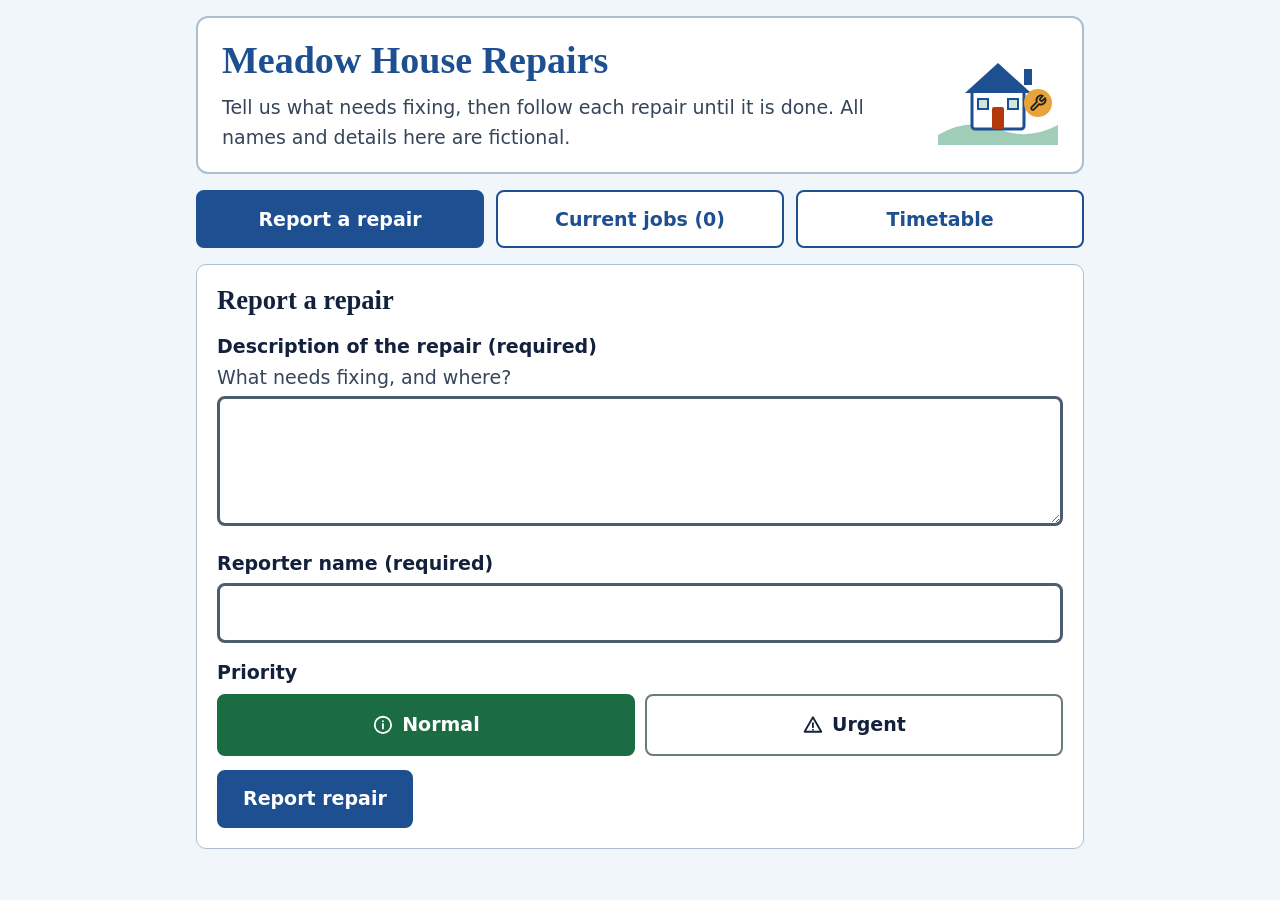
<file: index (11).html>
<!DOCTYPE html>
<html lang="en">
<head>
<meta charset="UTF-8">
<meta name="viewport" content="width=device-width, initial-scale=1">
<title>Meadow House Repairs</title>
<style>
  :root {
    --page: #f1f6fb;
    --card: #ffffff;
    --ink: #14213d;
    --muted: #364559;
    --line: #aebdcf;
    --green: #1d4f91;
    --green-dark: #163d70;
    --error: #a1160c;
    --error-bg: #fdeceb;
    --focus: #14213d;
    --serif: "Iowan Old Style", "Palatino Linotype", Palatino, Georgia, serif;
    --sans: system-ui, -apple-system, "Segoe UI", Roboto, Arial, sans-serif;
  }
  * { box-sizing: border-box; }
  html { -webkit-text-size-adjust: 100%; font-size: 118.75%; }
  body {
    margin: 0; background: var(--page); color: var(--ink);
    font: 1rem/1.6 var(--sans); overflow-wrap: anywhere;
  }
  .wrap { max-width: 920px; margin: 0 auto; padding: 0 16px 48px; }
  header { margin-top: 16px; padding: 20px 24px; background: #fff; border: 2px solid var(--line); border-radius: 12px; }
  h1 { color: var(--green); }
  #status-message { font-size: 1.1rem; }
  h1, h2, h3 { font-family: var(--serif); line-height: 1.2; margin: 0; }
  h1 { font-size: 2rem; }
  h2 { font-size: 1.4rem; margin-bottom: 12px; }
  h3 { font-size: 1.3rem; }
  .job h4 { font-family: var(--serif); font-size: 1.2rem; line-height: 1.2; margin: 0; }
  h5 { font-size: 1rem; margin: 16px 0 6px; }
  header p { margin: 8px 0 0; color: var(--muted); max-width: 60ch; }

  /* Status banner: sticky so confirmations are always in view */
  #status-message {
    position: sticky; top: 0; z-index: 10; margin: 12px 0;
    padding: 12px 14px; border-radius: 8px; border: 2px solid transparent; font-weight: 600;
  }
  #status-message:empty { display: none; }
  #status-message.status-ok { background: #dff2e8; color: #0b3d2a; border-color: #2e7d5b; }
  #status-message.status-error { background: var(--error-bg); color: var(--error); border-color: var(--error); }

  .panel { background: var(--card); border: 1px solid var(--line); border-radius: 10px; padding: 20px; margin-top: 16px; }

  label { display: block; font-weight: 600; margin: 14px 0 4px; }
  .hint { display: block; font-weight: 400; color: var(--muted); font-size: 1rem; }
  input, textarea, select {
    width: 100%; font: inherit; color: var(--ink); background: #fff;
    border: 3px solid #4d5d70; border-radius: 8px; padding: 12px 14px; min-height: 58px;
  }
  textarea { min-height: 130px; resize: vertical; }
  [aria-invalid="true"] { border-color: var(--error); background: var(--error-bg); }
  .error { color: var(--error); font-weight: 600; font-size: 1rem; margin: 6px 0 0; }
  .error:empty { display: none; }

  button {
    font: inherit; font-weight: 700; min-height: 58px; padding: 10px 24px; border-radius: 8px;
    border: 2px solid var(--green); background: var(--green); color: #fff; cursor: pointer; margin-top: 14px;
  }
  button:hover { background: var(--green-dark); border-color: var(--green-dark); }
  button.secondary { background: #fff; color: var(--green); }
  button.secondary:hover { background: #e1ecf9; }
  :focus-visible { outline: 4px solid var(--focus); outline-offset: 3px; box-shadow: 0 0 0 8px #ffd166; }

  main { display: grid; grid-template-columns: minmax(0, 1fr); gap: 40px; align-items: start; margin-top: 16px; }
  main .panel { margin-top: 0; }
  #job-list h3 { margin: 22px 0 0; }
  #job-list h3:first-of-type { margin-top: 4px; }
  .sr-only { position: absolute; width: 1px; height: 1px; margin: -1px; padding: 0; overflow: hidden; clip: rect(0,0,0,0); white-space: nowrap; border: 0; }

  header { display: flex; align-items: center; justify-content: space-between; gap: 16px; }
  .hero { flex: 0 0 auto; width: 120px; height: auto; }
  fieldset.prio { border: 0; padding: 0; margin: 14px 0 0; min-width: 0; }
  fieldset.prio legend { font-weight: 600; padding: 0; margin-bottom: 6px; }
  .prio-row { position: relative; display: grid; grid-template-columns: 1fr 1fr; gap: 10px; }
  .prio-row input { position: absolute; opacity: 0; width: 1px; height: 1px; }
  .prio-row label { display: flex; align-items: center; justify-content: center; gap: 8px; margin: 0; min-height: 62px; padding: 8px 12px;
    border: 2px solid #6b7b75; border-radius: 8px; background: #fff; cursor: pointer; font-weight: 700; transition: background .2s, color .2s, border-color .2s, transform .1s; }
  .prio-row label:active { transform: scale(.97); }
  .prio-row input:focus-visible + label { outline: 4px solid var(--focus); outline-offset: 3px; box-shadow: 0 0 0 8px #ffd166; }
  .prio-row input[value="Normal"]:checked + label { background: #1b6b43; border-color: #1b6b43; color: #fff; }
  .prio-row input[value="Urgent"]:checked + label { background: #b3380a; border-color: #b3380a; color: #fff; }
  .ico { width: 1.15em; height: 1.15em; flex: 0 0 auto; }
  .badge { display: inline-flex; align-items: center; gap: 5px; }
  #priority-hint { margin: 8px 0 0; padding: 8px 12px; border-radius: 6px; background: #fff1e6; color: #7a2a05; border: 2px solid #b3380a; font-size: 1rem; }
  #priority-hint:empty { display: none; }
  .empty { display: flex; align-items: center; gap: 10px; }
  @keyframes pop { from { transform: translateY(-8px); opacity: 0; } to { transform: none; opacity: 1; } }
  @keyframes glow { from { box-shadow: 0 0 0 5px rgba(29,79,145,.5); } to { box-shadow: 0 0 0 0 rgba(29,79,145,0); } }
  .job.fresh { animation: glow 1.4s ease-out; }
  #status-message { animation: pop .25s ease-out; }
  button { transition: background .15s, transform .1s; }
  button:active { transform: scale(.97); }
  @media (prefers-reduced-motion: reduce) { *, *::before, *::after { animation: none !important; transition: none !important; } }

  #job-list h3 { padding-bottom: 6px; border-bottom: 3px solid var(--line); }
  #urgent-heading { border-bottom-color: #b3380a; }
  #normal-heading { border-bottom-color: #1b6b43; }
  #progress-heading { border-bottom-color: #b57b00; }
  #completed-heading { border-bottom-color: #2e7d5b; }

  [hidden] { display: none !important; }
  nav.views { display: grid; grid-template-columns: repeat(auto-fit, minmax(170px, 1fr)); gap: 12px; margin-top: 16px; }
  nav.views button { margin: 0; background: #fff; color: var(--green); }
  nav.views button:hover { background: #e1ecf9; }
  nav.views button[aria-current="page"] { background: var(--green); color: #fff; }
  nav.views button[aria-current="page"]:hover { background: var(--green-dark); }

  .estimate { margin-top: 14px; padding: 12px 14px; background: #eef4fb; border: 2px solid var(--line); border-radius: 8px; }
  .estimate h5 { display: flex; align-items: center; gap: 8px; margin: 0 0 4px; }
  .estimate dl { margin: 6px 0 0; }
  .est-note { margin: 8px 0 0; color: var(--muted); }

  #timetable h3 { margin: 26px 0 0; padding-bottom: 6px; border-bottom: 3px solid var(--green); }
  #timetable h4 { margin: 20px 0 4px; font-size: 1.15rem; }
  .tt-list { list-style: none; margin: 0; padding: 0; }
  .tt-row { display: grid; grid-template-columns: 8rem minmax(0, 1fr); gap: 4px 16px; margin-top: 10px; padding: 12px 14px; background: #fff; border: 2px solid var(--line); border-radius: 8px; }
  .tt-row p { margin: 0 0 3px; white-space: pre-wrap; }
  .tt-time, .tt-strong { font-weight: 700; }
  .tt-desc { color: var(--muted); }
  @media (max-width: 480px) { .tt-row { grid-template-columns: minmax(0, 1fr); } }

  /* Jobs */
  .job {
    background: var(--card); border: 1px solid var(--line); border-left: 8px solid #3d5f95;
    border-radius: 10px; padding: 18px 20px; margin-top: 16px;
  }
  .job.s-progress { border-left-color: #b57b00; }
  .job.s-completed { border-left-color: #2e7d5b; }
  .job-head { display: flex; flex-wrap: wrap; gap: 8px 10px; align-items: center; justify-content: space-between; }
  .badges { display: flex; flex-wrap: wrap; gap: 8px; }
  .badge { font-size: 1rem; font-weight: 700; padding: 4px 12px; border-radius: 999px; border: 1px solid currentColor; }
  .b-new { background: #e4ecf7; color: #1c3c6e; }
  .b-progress { background: #fff1cf; color: #5c3d00; }
  .b-completed { background: #dff2e8; color: #0e4a2e; }
  .b-normal { background: #f0f2f1; color: #33403b; }
  .b-urgent { background: var(--error-bg); color: #8a130a; }

  dl { margin: 12px 0 0; display: grid; grid-template-columns: max-content 1fr; gap: 6px 14px; }
  dt { font-weight: 600; color: var(--muted); }
  dd { margin: 0; white-space: pre-wrap; }
  .note-box { margin-top: 12px; padding: 10px 12px; background: #eef4fb; border-radius: 6px; white-space: pre-wrap; }
  .note-box strong { display: block; font-size: 1rem; color: var(--muted); }
  .done-box { background: #e9f6ef; border: 1px solid #2e7d5b; }

  ol.history { list-style: none; margin: 0; padding: 0; border-left: 3px solid var(--line); }
  ol.history li { padding: 4px 0 10px 14px; white-space: pre-wrap; }
  ol.history .when { display: block; font-size: 1rem; color: var(--muted); }
  .actions { border-top: 1px solid var(--line); margin-top: 16px; padding-top: 4px; }
  .empty { color: var(--muted); margin-top: 16px; }

  @media (max-width: 860px) { main { grid-template-columns: minmax(0, 1fr); } }

  @media (max-width: 480px) {
    h1 { font-size: 1.6rem; }
    .hero { width: 68px; }
    header { padding: 14px; }
    .panel, .job { padding: 14px; }
    dl { grid-template-columns: 1fr; gap: 0; }
    dd { margin-bottom: 8px; }
    button { width: 100%; }
  }
</style>
</head>
<body>
<div class="wrap">
  <header>
    <div>
    <h1>Meadow House Repairs</h1>
    <p>Tell us what needs fixing, then follow each repair until it is done. All names and details here are fictional.</p>
    </div>
    <svg class="hero" viewBox="0 0 120 100" aria-hidden="true" focusable="false">
      <path d="M0 90 Q30 72 60 84 T120 80 V100 H0z" fill="#9fcdb8"/>
      <rect x="86" y="24" width="8" height="16" fill="#1d4f91"/>
      <rect x="34" y="44" width="52" height="40" rx="3" fill="#fff" stroke="#1d4f91" stroke-width="3"/>
      <path d="M27 48 L60 18 L93 48z" fill="#1d4f91"/>
      <rect x="54" y="62" width="12" height="22" rx="2" fill="#b3380a"/>
      <rect x="40" y="54" width="10" height="10" fill="#cfe6dc" stroke="#1d4f91" stroke-width="2"/>
      <rect x="70" y="54" width="10" height="10" fill="#cfe6dc" stroke="#1d4f91" stroke-width="2"/>
      <circle cx="100" cy="58" r="14" fill="#e8a33d"/>
      <g transform="translate(91 49) scale(.75)" fill="none" stroke="#18221f" stroke-width="2.4" stroke-linecap="round" stroke-linejoin="round"><path d="M14.7 6.3a1 1 0 0 0 0 1.4l1.6 1.6a1 1 0 0 0 1.4 0l3.77-3.77a6 6 0 0 1-7.94 7.94l-6.91 6.91a2.12 2.12 0 0 1-3-3l6.91-6.91a6 6 0 0 1 7.94-7.94l-3.76 3.76z"/></g>
    </svg>
  </header>
  <noscript><p class="error" style="display:block">This app needs JavaScript turned on to work.</p></noscript>

  <nav class="views" aria-label="Choose a page">
    <button type="button" id="nav-report" aria-current="page">Report a repair</button>
    <button type="button" id="nav-jobs">Current jobs<span id="nav-count"></span></button>
    <button type="button" id="nav-timetable">Timetable</button>
  </nav>

  <div id="status-message" role="status" aria-live="polite" tabindex="-1"></div>

  <main>
    <section id="report-form" class="panel" aria-labelledby="report-heading">
      <h2 id="report-heading">Report a repair</h2>
      <form id="repair-form" novalidate>
        <label for="description">Description of the repair (required)
          <span class="hint">What needs fixing, and where?</span></label>
        <textarea id="description" name="description" aria-describedby="description-error" aria-required="true" autocomplete="off"></textarea>
        <p class="error" id="description-error"></p>

        <label for="reporter">Reporter name (required)</label>
        <input id="reporter" name="reporter" type="text" aria-describedby="reporter-error" aria-required="true" autocomplete="off">
        <p class="error" id="reporter-error"></p>

        <fieldset class="prio">
          <legend>Priority</legend>
          <div class="prio-row">
            <input type="radio" id="prio-normal" name="priority" value="Normal" checked>
            <label for="prio-normal"><svg class="ico" viewBox="0 0 24 24" aria-hidden="true" focusable="false" fill="none" stroke="currentColor" stroke-width="2" stroke-linecap="round" stroke-linejoin="round"><path d="M12 3a9 9 0 1 0 0 18a9 9 0 1 0 0-18z"/><path d="M12 11v5"/><path d="M12 7.8v.1"/></svg>Normal</label>
            <input type="radio" id="prio-urgent" name="priority" value="Urgent">
            <label for="prio-urgent"><svg class="ico" viewBox="0 0 24 24" aria-hidden="true" focusable="false" fill="none" stroke="currentColor" stroke-width="2" stroke-linecap="round" stroke-linejoin="round"><path d="M12 3.5L2.8 19.5h18.4z"/><path d="M12 10v4.5"/><path d="M12 17.2v.1"/></svg>Urgent</label>
          </div>
          <p id="priority-hint" aria-live="polite"></p>
        </fieldset>

        <button type="submit">Report repair</button>
      </form>
    </section>

    <section id="job-list" aria-labelledby="jobs-heading">
      <h2 id="jobs-heading" style="margin-top:0">Repair jobs <span id="job-count" class="hint" style="display:inline"></span></h2>
      <p id="job-summary" class="hint" style="margin:-4px 0 0"></p>
      <h3 id="urgent-heading">Urgent priority <span id="urgent-count" class="hint" style="display:inline"></span></h3>
      <div id="job-urgent" role="group" aria-labelledby="urgent-heading"></div>
      <h3 id="normal-heading">Normal priority <span id="normal-count" class="hint" style="display:inline"></span></h3>
      <div id="job-normal" role="group" aria-labelledby="normal-heading"></div>
      <h3 id="progress-heading">In progress <span id="progress-count" class="hint" style="display:inline"></span></h3>
      <div id="job-progress" role="group" aria-labelledby="progress-heading"></div>
      <h3 id="completed-heading">Completed repairs <span id="done-count" class="hint" style="display:inline"></span></h3>
      <div id="job-done" aria-labelledby="completed-heading" role="group"></div>
    </section>
    <section id="timetable" hidden aria-labelledby="timetable-heading">
      <h2 id="timetable-heading">Timetable</h2>
      <p class="hint">Every date and time for each job, and when open jobs are expected to finish.</p>
      <h3 id="tt-open-heading">Open jobs and expected finish</h3>
      <div id="tt-open"></div>
      <h3 id="tt-log-heading">Day-by-day log</h3>
      <div id="tt-log"></div>
    </section>
  </main>
</div>

<script>
(function () {
  'use strict';

  var KEY = 'meadowHouseRepairs.v1';
  var HOUSE = 'Meadow House';
  var jobs = load();

  /* ---------- storage ---------- */
  function load() {
    try {
      var raw = localStorage.getItem(KEY);
      var data = raw ? JSON.parse(raw) : [];
      if (!Array.isArray(data)) return [];
      return data.filter(function (j) { return j && typeof j === 'object' && j.id; }).map(function (j) {
        j.description = String(j.description || '');
        j.reporter = String(j.reporter || '');
        j.house = HOUSE;
        j.priority = j.priority === 'Urgent' ? 'Urgent' : 'Normal';
        j.status = ['New', 'In Progress', 'Completed'].indexOf(j.status) > -1 ? j.status : 'New';
        j.latestNote = String(j.latestNote || '');
        j.completionNote = String(j.completionNote || '');
        j.history = Array.isArray(j.history) ? j.history : [];
        if (!j.estimate || j.estimate.v !== 2) j.estimate = estimateRepair(j.description);
        return j;
      });
    } catch (e) { return []; }
  }
  function save() {
    try { localStorage.setItem(KEY, JSON.stringify(jobs)); return true; }
    catch (e) { announce('Your browser could not save this change. Check that storage is allowed.', true); return false; }
  }

  /* ---------- helpers ---------- */
  function $(id) { return document.getElementById(id); }

  // Build elements with textContent only, so typed text is never read as HTML.
  function el(tag, props, text) {
    var node = document.createElement(tag);
    if (props) Object.keys(props).forEach(function (k) { node.setAttribute(k, props[k]); });
    if (text !== undefined) node.textContent = text;
    return node;
  }

  function announce(message, isError) {
    var box = $('status-message');
    box.textContent = '';
    setTimeout(function () {
      box.textContent = message;
      box.className = isError ? 'status-error' : 'status-ok';
    }, 40);
  }

  function fmt(iso) {
    return new Date(iso).toLocaleString('en-GB', {
      day: 'numeric', month: 'short', year: 'numeric',
      hour: '2-digit', minute: '2-digit', second: '2-digit'
    });
  }

  function nextId() {
    var max = 0;
    jobs.forEach(function (j) {
      var n = parseInt(String(j.id).replace(/\D/g, ''), 10);
      if (n > max) max = n;
    });
    return 'MH-' + String(max + 1).padStart(4, '0');
  }

  function findJob(id) {
    for (var i = 0; i < jobs.length; i++) if (jobs[i].id === id) return jobs[i];
    return null;
  }

  var ICONS = {
    clock: ['M12 3a9 9 0 1 0 0 18a9 9 0 1 0 0-18z', 'M12 7v5l3 2'],
    flag: ['M4 15s1-1 4-1 5 2 8 2 4-1 4-1V3s-1 1-4 1-5-2-8-2-4 1-4 1z', 'M4 22v-7'],
    tool: ['M14.7 6.3a1 1 0 0 0 0 1.4l1.6 1.6a1 1 0 0 0 1.4 0l3.77-3.77a6 6 0 0 1-7.94 7.94l-6.91 6.91a2.12 2.12 0 0 1-3-3l6.91-6.91a6 6 0 0 1 7.94-7.94l-3.76 3.76z'],
    check: ['M12 3a9 9 0 1 0 0 18a9 9 0 1 0 0-18z', 'M8 12.5l3 3 5-6'],
    alert: ['M12 3.5L2.8 19.5h18.4z', 'M12 10v4.5', 'M12 17.2v.1'],
    info: ['M12 3a9 9 0 1 0 0 18a9 9 0 1 0 0-18z', 'M12 11v5', 'M12 7.8v.1']
  };
  function icon(name) {
    var NS = 'http://www.w3.org/2000/svg', svg = document.createElementNS(NS, 'svg');
    svg.setAttribute('viewBox', '0 0 24 24'); svg.setAttribute('class', 'ico'); svg.setAttribute('aria-hidden', 'true');
    svg.setAttribute('fill', 'none'); svg.setAttribute('stroke', 'currentColor'); svg.setAttribute('stroke-width', '2');
    svg.setAttribute('stroke-linecap', 'round'); svg.setAttribute('stroke-linejoin', 'round');
    ICONS[name].forEach(function (d) { var path = document.createElementNS(NS, 'path'); path.setAttribute('d', d); svg.appendChild(path); });
    return svg;
  }
  function badge(cls, text, ic) {
    var b = el('span', { 'class': 'badge ' + cls });
    b.appendChild(icon(ic)); b.appendChild(document.createTextNode(text));
    return b;
  }
  function emptyMsg(ic, text) {
    var p = el('p', { 'class': 'empty' });
    p.appendChild(icon(ic)); p.appendChild(document.createTextNode(text));
    return p;
  }

  function fmtDur(a, b) { return b <= 90 ? a + ' to ' + b + ' minutes' : (a / 60) + ' to ' + (b / 60) + ' hours'; }

  // Estimates come from every matching rule: longest time, most people, and all the equipment (no AI service needed).
  function estimateRepair(text) {
    // [pattern, min minutes, max minutes, people, equipment]
    var NOT_PLUMBING = '(?![\\s\\S]*\\b(gas|burst|flood\\w*|taps?|toilets?|sinks?|basins?|showers?|baths?|drain\\w*)\\b)';
    var R = [
      [/\bgas\b|carbon monoxide/i, 60, 120, 2, ['Gas leak detector', 'Approved gas engineer (a legal requirement)', 'Isolation valve key', 'Warning signs and ventilation fans']],
      [/\b(smoke|fire|alarms?|sprinklers?)\b/i, 60, 180, 2, ['Alarm test kit', 'Stepladder', 'Spare smoke detectors and batteries', 'Fire safety checklist']],
      [/\b(burst|flood\w*)\b/i, 120, 240, 2, ['Pipe repair clamps', 'Stop valve key', 'Wet vacuum', 'Mops, buckets and warning signs']],
      [/\btaps?\b/i, 30, 60, 1, ['Replacement washers or cartridge', 'Adjustable spanner', 'Isolation valve key']],
      [/\b(toilets?|sinks?|basins?|drain\w*|blocked)\b/i, 60, 120, 1, ['Plunger', 'Drain rods', 'Spanners', 'Spare washers and seals']],
      [/\b(showers?|baths?)\b/i, 60, 120, 1, ['Replacement shower hose or cartridge', 'Spanners', 'Sealant and gun']],
      [new RegExp('^' + NOT_PLUMBING + '[\\s\\S]*\\b(leak\\w*|water|damp|mould)\\b', 'i'), 120, 240, 2, ['Moisture meter', 'Sealant or pipe repair kit', 'Dehumidifier', 'Protective mask']],
      [/\b(power|wires?|wiring|sparks?|sparking|shock|fuse)\b/i, 120, 180, 2, ['Electrician\u2019s tool kit', 'Voltage tester', 'Spare fuses or circuit breaker', 'Torch']],
      [/\b(sockets?|plugs?)\b/i, 60, 120, 1, ['Replacement socket', 'Screwdrivers', 'Voltage tester']],
      [/\bflicker\w*/i, 45, 90, 1, ['Replacement bulbs', 'Voltage tester', 'Spare light fitting', 'Stepladder']],
      [/\b(lights?|bulbs?|lamps?|lighting)\b/i, 30, 60, 1, ['Replacement bulbs', 'Stepladder']],
      [/\bboiler\b/i, 120, 240, 2, ['Pressure gauge', 'Boiler service kit', 'Replacement parts', 'Approved heating engineer']],
      [/\bradiators?\b/i, 60, 120, 1, ['Radiator key', 'Bowl and towels', 'Replacement valve']],
      [/\b(heating|hot water)\b/i, 120, 240, 2, ['Thermostat tester', 'Pipe wrenches', 'Replacement valves']],
      [/\b(locks?|keys?)\b/i, 60, 120, 1, ['Replacement lock cylinder', 'Screwdrivers', 'Drill', 'Spare keys']],
      [/\b(doors?|hinges?|handles?)\b/i, 60, 120, 1, ['Replacement hinges or handle', 'Screwdrivers', 'Wood plane']],
      [/\bwindows?\b/i, 120, 180, 2, ['Replacement seals or glass', 'Glazing tools', 'Safety gloves']],
      [/\bfenc\w*|\bpanels?\b/i, 180, 300, 2, ['Replacement fence panels', 'Fence posts and post mix', 'Drill and screws', 'Spirit level', 'Gloves']],
      [/\bgates?\b/i, 60, 120, 1, ['Replacement hinges and latch', 'Drill and screws', 'Spirit level']],
      [/\b(paths?|paving|slabs?)\b/i, 120, 240, 2, ['Replacement paving slabs', 'Sand and cement', 'Rubber mallet', 'Spirit level']],
      [/\bcarpets?\b/i, 60, 120, 1, ['Carpet gripper rods or tape', 'Carpet knife', 'Knee pads']],
      [/\b(tiles?|floor\w*|trip|slip)\b/i, 60, 180, 1, ['Spare tiles', 'Tile adhesive and grout', 'Warning signs']],
      [/\b(stairs?|handrails?|grab rails?)\b/i, 60, 120, 1, ['Replacement brackets', 'Drill and wall plugs', 'Spirit level']],
      [/\b(roof|gutters?)\b/i, 180, 360, 2, ['Roofing ladder', 'Roof sealant', 'Spare tiles', 'Safety harness']],
      [/\b(ceilings?|walls?|paint\w*|plaster\w*)\b/i, 180, 360, 2, ['Stepladder', 'Filler and paint', 'Dust sheets']],
      [/\b(lifts?|stairlifts?|hoists?)\b/i, 120, 240, 2, ['Specialist engineer\u2019s tools', 'Inspection torch', 'Spare parts']],
      [/\b(call bells?|nurse call|pull cords?)\b/i, 60, 120, 1, ['Call system tester', 'Spare pull cords', 'Replacement unit']],
      [/\b(wheelchairs?|walkers?|walking frames?)\b/i, 30, 90, 1, ['Spare wheels and brake cables', 'Spanners', 'Puncture repair kit']],
      [/\b(beds?|chairs?|wardrobes?|furniture|tables?|cupboards?)\b/i, 30, 90, 1, ['Screwdriver set', 'Spare bolts and fittings']]
    ];
    var hit = R.filter(function (r) { return r[0].test(text); });
    if (!hit.length) return { v: 2, time: '1 to 2 hours', minMinutes: 60, maxMinutes: 120, people: 1, equipment: ['General toolkit', 'Torch'] };
    var min = 0, max = 0, people = 1, gear = [];
    hit.forEach(function (r) {
      if (r[2] > max) { max = r[2]; min = r[1]; }
      if (r[3] > people) people = r[3];
      r[4].forEach(function (g) { if (gear.indexOf(g) < 0) gear.push(g); });
    });
    return { v: 2, time: fmtDur(min, max), minMinutes: min, maxMinutes: max, people: people, equipment: gear.slice(0, 7) };
  }

  // Serious-problem detection: plain keyword matching, so no API or account is needed.
  var SERIOUS = /\b(fire|smoke|smoking|gas leak|leaking gas|gas leaking|gas|boiler|no water|no hot water|lift (?:stuck|broken)|burning smell|gas leak|smell of gas|gas smell|carbon monoxide|flood(?:ed|ing)?|burst pipe|sewage|exposed wires?|sparks?|sparking|electric(?:al)? shock|no heating|no heat|no power|power cut|fire exit|fire alarm|broken lock|won'?t lock|collapsed?|ceiling (?:fell|has fallen)|trip hazard|slip hazard|unsafe|dangerous|hazard|emergency|injur(?:y|ed)|urgent|security risk|locked in|water pouring)\b/i;
  function detectSerious(text) { var m = SERIOUS.exec(text); return m ? m[0] : ''; }

  // prioSource: 'default' (nothing chosen), 'auto' (set by detection), 'user' (person clicked a button; always wins)
  var prioSource = 'default';
  var overriddenFor = ''; // the keyword the person overrode by clicking a button
  function setPriority(value, source, why) {
    $('prio-' + value.toLowerCase()).checked = true;
    prioSource = source;
    $('priority-hint').textContent = source === 'auto'
      ? 'Marked Urgent automatically because the description mentions \u201c' + why + '\u201d. Choose Normal if it is not serious.' : '';
  }

  function applyAutoPriority() {
    var word = detectSerious($('description').value).toLowerCase();
    if (prioSource === 'user' && word === overriddenFor) return; // person already overrode this exact warning
    if (word) setPriority('Urgent', 'auto', word);
    else if (prioSource !== 'user') setPriority('Normal', 'default');
  }

  // Three pages in one file: report form, current jobs, timetable.
  var VIEWS = { report: ['report-form', 'nav-report', 'report-heading'], jobs: ['job-list', 'nav-jobs', 'jobs-heading'], timetable: ['timetable', 'nav-timetable', 'timetable-heading'] };
  function showView(name, moveFocus) {
    if (!VIEWS[name]) name = 'report';
    Object.keys(VIEWS).forEach(function (k) {
      $(VIEWS[k][0]).hidden = k !== name;
      if (k === name) $(VIEWS[k][1]).setAttribute('aria-current', 'page'); else $(VIEWS[k][1]).removeAttribute('aria-current');
    });
    if (moveFocus) { var h = $(VIEWS[name][2]); h.setAttribute('tabindex', '-1'); h.focus(); }
  }
  function viewFromHash() { var n = location.hash.replace('#', ''); return VIEWS[n] ? n : 'report'; }

  // Re-read storage before every change so a second open tab cannot be overwritten.
  function current(id) {
    jobs = load();
    var j = findJob(id);
    if (!j) { renderJobs(); announce('That job could not be found, so the list was refreshed.', true); }
    return j;
  }

  function setError(input, errBox, message) {
    input.setAttribute('aria-invalid', 'true');
    errBox.textContent = message;
  }
  function clearError(input, errBox) {
    input.removeAttribute('aria-invalid');
    errBox.textContent = '';
  }

  function focusJob(id) {
    var card = $('job-' + id);
    if (card) { card.focus(); card.classList.add('fresh'); }
  }

  /* ---------- report form ---------- */
  $('repair-form').addEventListener('submit', function (e) {
    e.preventDefault();
    applyAutoPriority();
    var desc = $('description'), rep = $('reporter'), pri = document.querySelector('input[name="priority"]:checked');
    var d = desc.value.trim(), r = rep.value.trim();
    var firstBad = null;

    if (!d) { setError(desc, $('description-error'), 'Enter a description of the repair. It cannot be blank or only spaces.'); firstBad = firstBad || desc; }
    else clearError(desc, $('description-error'));

    if (!r) { setError(rep, $('reporter-error'), 'Enter the reporter name. It cannot be blank or only spaces.'); firstBad = firstBad || rep; }
    else clearError(rep, $('reporter-error'));

    if (firstBad) {
      announce('Repair not reported. Fix the highlighted field and try again. Your other answers are kept.', true);
      firstBad.focus();
      return;
    }

    jobs = load();
    var now = new Date().toISOString();
    var job = {
      id: nextId(), house: HOUSE, description: d, reporter: r, priority: pri.value,
      status: 'New', createdAt: now, latestNote: '', completionNote: '', estimate: estimateRepair(d),
      history: [{ at: now, label: 'Reported', text: 'Repair reported by ' + r + ' as ' + pri.value + ' priority.' + (prioSource === 'auto' ? ' Flagged Urgent automatically because the description mentions \u201c' + detectSerious(d) + '\u201d.' : '') }]
    };
    jobs.push(job);
    if (!save()) { jobs.pop(); return; }

    $('repair-form').reset();
    setPriority('Normal', 'default');
    overriddenFor = '';
    renderJobs();
    showView('jobs', false);
    try { history.replaceState(null, '', '#jobs'); } catch (e) {}
    announce('Repair reported. ' + job.id + ' is now listed below as a New job (' + job.priority + ' priority).');
    focusJob(job.id);
  });

  /* ---------- job actions ---------- */
  function moveToInProgress(id) {
    var job = current(id); if (!job) return;
    if (job.status !== 'New') { renderJobs(); announce(id + ' has already moved on, so the list was refreshed.', true); return; }
    job.status = 'In Progress';
    job.history.push({ at: new Date().toISOString(), label: 'Moved to In Progress', text: 'Status changed from New to In Progress.' });
    if (!save()) return;
    renderJobs();
    announce(job.id + ' is now In Progress.');
    focusJob(id);
  }

  function saveProgressNote(id, ta, errBox) {
    var job = current(id); if (!job) return;
    if (job.status !== 'In Progress') { renderJobs(); announce(id + ' is not In Progress, so the list was refreshed.', true); return; }
    var text = ta.value.trim();
    if (!text) {
      setError(ta, errBox, 'Enter a progress note. It cannot be blank or only spaces.');
      announce('Progress note not saved for ' + id + '. Enter a note and try again.', true);
      ta.focus(); return;
    }
    job.latestNote = text;
    job.history.push({ at: new Date().toISOString(), label: 'Progress note', text: text });
    if (!save()) return;
    renderJobs();
    announce('Progress note saved for ' + id + '. It now shows as the latest note.');
    focusJob(id);
  }

  function completeJob(id, ta, errBox) {
    var job = current(id); if (!job) return;
    if (job.status === 'Completed') { renderJobs(); announce(id + ' is already Completed, so the list was refreshed.', true); return; }
    var text = ta.value.trim();
    if (!text) {
      setError(ta, errBox, 'Enter a completion note describing what was done. It cannot be blank or only spaces.');
      announce(id + ' was not completed. Its status, notes and history are unchanged.', true);
      ta.focus(); return;
    }
    job.status = 'Completed';
    job.completionNote = text;
    job.history.push({ at: new Date().toISOString(), label: 'Completed', text: text });
    if (!save()) return;
    renderJobs();
    announce(id + ' is now Completed. The completion note is shown on the job.');
    focusJob(id);
  }

  /* ---------- rendering ---------- */
  function noteForm(job, kind) {
    var isDone = kind === 'complete';
    var form = el('form', { novalidate: '' });
    var taId = (isDone ? 'complete-' : 'progress-') + job.id;
    var errId = taId + '-error';
    var lab = el('label', { 'for': taId }, isDone ? 'Completion note' : 'Progress note');
    lab.appendChild(el('span', { 'class': 'sr-only' }, ' for ' + job.id));
    form.appendChild(lab);
    var ta = el('textarea', { id: taId, 'aria-describedby': errId, autocomplete: 'off' });
    var err = el('p', { 'class': 'error', id: errId });
    form.appendChild(ta); form.appendChild(err);
    form.appendChild(el('button', { type: 'submit', 'class': isDone ? '' : 'secondary', 'aria-label': (isDone ? 'Mark completed' : 'Save progress note') + ' for ' + job.id }, isDone ? 'Mark completed' : 'Save progress note'));
    form.addEventListener('submit', function (e) {
      e.preventDefault();
      if (isDone) completeJob(job.id, ta, err); else saveProgressNote(job.id, ta, err);
    });
    ta.addEventListener('input', function () { clearError(ta, err); });
    return form;
  }

  function jobCard(job) {
    var cls = job.status === 'In Progress' ? 's-progress' : job.status === 'Completed' ? 's-completed' : '';
    var badgeCls = job.status === 'In Progress' ? 'b-progress' : job.status === 'Completed' ? 'b-completed' : 'b-new';
    var card = el('article', { 'class': 'job ' + cls, id: 'job-' + job.id, tabindex: '-1', 'aria-labelledby': 'title-' + job.id });

    var head = el('div', { 'class': 'job-head' });
    head.appendChild(el('h4', { id: 'title-' + job.id }, 'Job ' + job.id));
    var badges = el('div', { 'class': 'badges' });
    badges.appendChild(badge(badgeCls, 'Status: ' + job.status, job.status === 'In Progress' ? 'tool' : job.status === 'Completed' ? 'check' : 'flag'));
    badges.appendChild(badge(job.priority === 'Urgent' ? 'b-urgent' : 'b-normal', job.priority + ' priority', job.priority === 'Urgent' ? 'alert' : 'info'));
    head.appendChild(badges);
    card.appendChild(head);

    var dl = el('dl');
    [['Description', job.description], ['Reported by', job.reporter], ['House', job.house], ['Reported on', fmt(job.createdAt)]]
      .forEach(function (p) { dl.appendChild(el('dt', null, p[0])); dl.appendChild(el('dd', null, p[1])); });
    card.appendChild(dl);

    var est = job.estimate || {};
    var estBox = el('div', { 'class': 'estimate' });
    var estHead = el('h5'); estHead.appendChild(icon('clock')); estHead.appendChild(document.createTextNode('Estimate for this job'));
    estBox.appendChild(estHead);
    var estDl = el('dl');
    [['Estimated time', est.time || 'Not estimated'],
     ['People needed', (est.people || 1) + ((est.people || 1) === 1 ? ' person' : ' people')],
     ['Equipment needed', (est.equipment || []).join(', ') || 'Not estimated']]
      .forEach(function (p) { estDl.appendChild(el('dt', null, p[0])); estDl.appendChild(el('dd', null, p[1])); });
    estBox.appendChild(estDl);
    estBox.appendChild(el('p', { 'class': 'est-note' }, 'A guide only, worked out from the description when the repair was reported.'));
    card.appendChild(estBox);

    if (job.latestNote) {
      var ln = el('div', { 'class': 'note-box' }); ln.appendChild(el('strong', null, 'Latest progress note'));
      ln.appendChild(document.createTextNode(job.latestNote)); card.appendChild(ln);
    }
    if (job.status === 'Completed') {
      var cn = el('div', { 'class': 'note-box done-box' }); cn.appendChild(el('strong', null, 'Completion note'));
      cn.appendChild(document.createTextNode(job.completionNote)); card.appendChild(cn);
    }

    card.appendChild(el('h5', null, 'History'));
    var ol = el('ol', { 'class': 'history' });
    job.history.forEach(function (h) {
      var li = el('li');
      li.appendChild(el('span', { 'class': 'when' }, fmt(h.at) + ' \u2013 ' + h.label));
      li.appendChild(document.createTextNode(h.text));
      ol.appendChild(li);
    });
    card.appendChild(ol);

    if (job.status !== 'Completed') {
      var actions = el('div', { 'class': 'actions' });
      if (job.status === 'New') {
        var b = el('button', { type: 'button', 'class': 'secondary', 'aria-label': 'Move to In Progress for ' + job.id }, 'Move to In Progress');
        b.addEventListener('click', function () { moveToInProgress(job.id); });
        actions.appendChild(b);
      } else {
        actions.appendChild(noteForm(job, 'progress'));
      }
      actions.appendChild(noteForm(job, 'complete'));
      card.appendChild(actions);
    }
    return card;
  }

  function ttRow(left, lines) {
    var li = el('li', { 'class': 'tt-row' });
    li.appendChild(el('div', { 'class': 'tt-time' }, left));
    var right = el('div');
    lines.forEach(function (l) { right.appendChild(el('p', { 'class': l[1] }, l[0])); });
    li.appendChild(right);
    return li;
  }
  function startedAt(job) {
    for (var i = 0; i < job.history.length; i++) if (job.history[i].label === 'Moved to In Progress') return job.history[i].at;
    return '';
  }
  function renderTimetable() {
    var open = $('tt-open'), log = $('tt-log');
    open.textContent = ''; log.textContent = '';
    var todo = jobs.filter(function (j) { return j.status !== 'Completed'; }).sort(function (a, b) {
      return (a.priority === 'Urgent' ? 0 : 1) - (b.priority === 'Urgent' ? 0 : 1) || String(a.createdAt).localeCompare(String(b.createdAt));
    });
    if (!todo.length) open.appendChild(emptyMsg('check', 'No open jobs. Everything reported has been completed.'));
    else {
      var ul = el('ul', { 'class': 'tt-list' });
      todo.forEach(function (j) {
        var est = j.estimate, st = startedAt(j);
        var lines = [[j.description, 'tt-desc'], ['Status: ' + j.status + '. ' + j.priority + ' priority.', ''], ['Reported: ' + fmt(j.createdAt), '']];
        if (st) {
          lines.push(['Started: ' + fmt(st), '']);
          lines.push(['Expected finish: ' + fmt(new Date(new Date(st).getTime() + est.maxMinutes * 60000).toISOString()) + ' (estimate)', 'tt-strong']);
        } else {
          lines.push(['Not started. Allow ' + est.time + ' with ' + est.people + (est.people === 1 ? ' person' : ' people') + ' once work begins.', 'tt-strong']);
        }
        ul.appendChild(ttRow(j.id, lines));
      });
      open.appendChild(ul);
    }
    var ev = [];
    jobs.forEach(function (j) { j.history.forEach(function (h) { ev.push({ at: h.at, id: j.id, label: h.label, text: h.text, desc: j.description }); }); });
    ev.sort(function (a, b) { return String(b.at).localeCompare(String(a.at)); });
    if (!ev.length) { log.appendChild(emptyMsg('clock', 'Nothing here yet. Dates and times appear as jobs are reported and updated.')); return; }
    var day = '', ul2 = null;
    ev.forEach(function (e) {
      var d = new Date(e.at).toLocaleDateString('en-GB', { weekday: 'long', day: 'numeric', month: 'long', year: 'numeric' });
      if (d !== day) { day = d; log.appendChild(el('h4', null, d)); ul2 = el('ul', { 'class': 'tt-list' }); log.appendChild(ul2); }
      var lines = [[e.id + ': ' + e.label, 'tt-strong'], [e.text, '']];
      if (e.label !== 'Reported') lines.push(['About: ' + e.desc, 'tt-desc']);
      ul2.appendChild(ttRow(new Date(e.at).toLocaleTimeString('en-GB', { hour: '2-digit', minute: '2-digit', second: '2-digit' }), lines));
    });
  }

  function renderJobs() {
    var g = { urgent: [], normal: [], progress: [], done: [] };
    jobs.slice().reverse().forEach(function (j) {
      if (j.status === 'Completed') g.done.push(j);
      else if (j.status === 'In Progress') g.progress.push(j);
      else if (j.priority === 'Urgent') g.urgent.push(j);
      else g.normal.push(j);
    });
    var cfg = {
      urgent: ['alert', 'No urgent jobs waiting.'],
      normal: ['info', 'No normal-priority jobs waiting. New reports appear here.'],
      progress: ['tool', 'Nothing in progress. Jobs you start move here.'],
      done: ['check', 'No completed repairs yet. Finished jobs move here.']
    };
    Object.keys(cfg).forEach(function (k) {
      var box = $('job-' + k);
      box.textContent = '';
      $(k + '-count').textContent = '(' + g[k].length + ')';
      if (!g[k].length) box.appendChild(emptyMsg(cfg[k][0], cfg[k][1]));
      g[k].forEach(function (j) { box.appendChild(jobCard(j)); });
    });
    renderTimetable();
    $('nav-count').textContent = ' (' + (g.urgent.length + g.normal.length + g.progress.length) + ')';
    $('job-count').textContent = jobs.length ? '(' + jobs.length + ' in total)' : '';
    $('job-summary').textContent = jobs.length ? (g.urgent.length + g.normal.length) + ' waiting, ' + g.progress.length + ' in progress, ' + g.done.length + ' completed' : '';
  }

  // Auto-select Urgent while typing, unless the person has already chosen a priority themselves.
  Array.prototype.forEach.call(document.querySelectorAll('input[name="priority"]'), function (r) {
    r.addEventListener('change', function () { prioSource = 'user'; overriddenFor = detectSerious($('description').value).toLowerCase(); $('priority-hint').textContent = ''; });
  });
  $('description').addEventListener('input', applyAutoPriority);

  // Clear field errors as the person corrects them.
  $('description').addEventListener('input', function () { clearError(this, $('description-error')); });
  $('reporter').addEventListener('input', function () { clearError(this, $('reporter-error')); });

  $('nav-report').addEventListener('click', function () { location.hash = 'report'; });
  $('nav-jobs').addEventListener('click', function () { location.hash = 'jobs'; });
  $('nav-timetable').addEventListener('click', function () { location.hash = 'timetable'; });
  window.addEventListener('hashchange', function () { showView(viewFromHash(), true); });

  renderJobs();
  showView(viewFromHash(), false);
})();
</script>
</body>
</html>
</file>
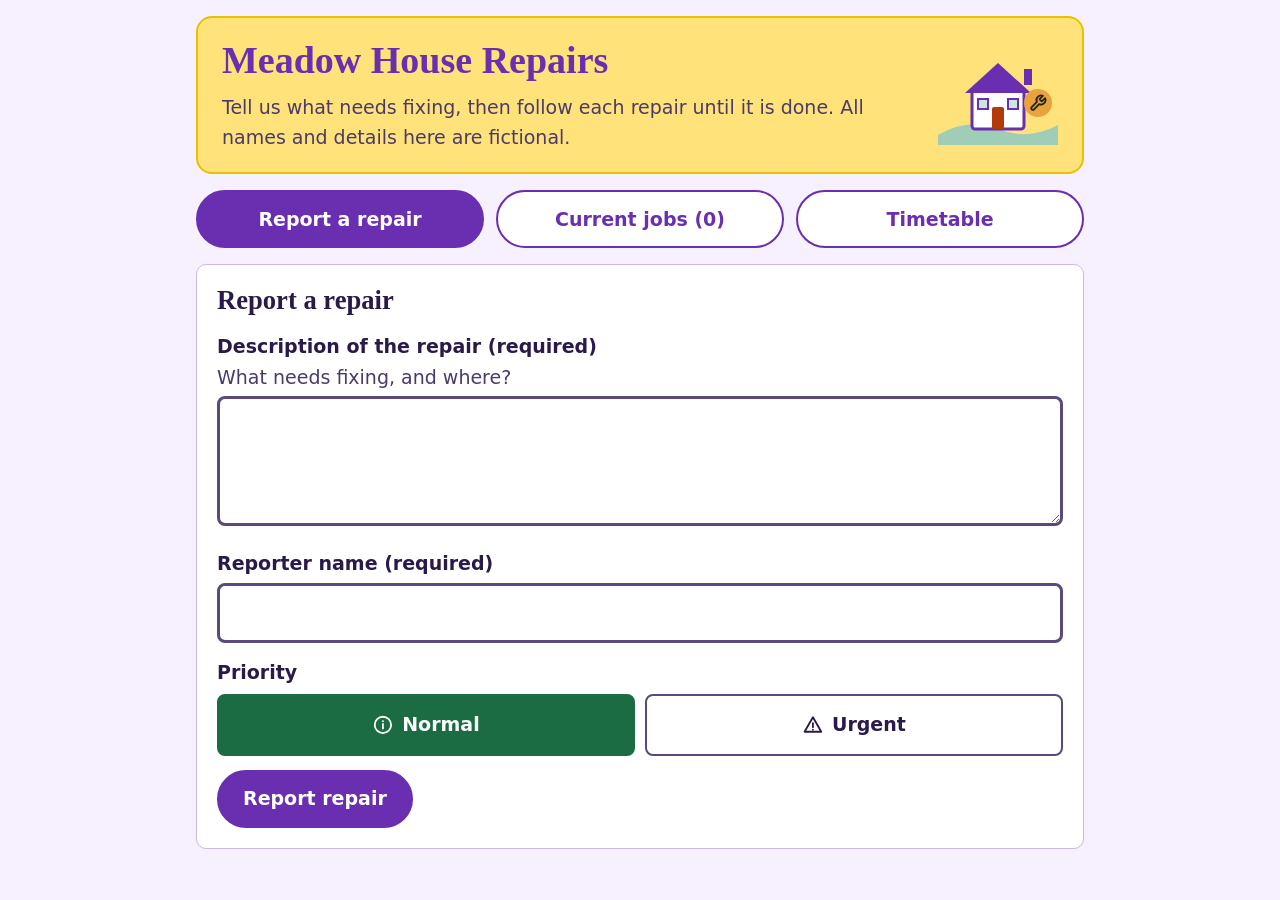
<file: index (2).html>
<!DOCTYPE html>
<html lang="en">
<head>
<meta charset="UTF-8">
<meta name="viewport" content="width=device-width, initial-scale=1">
<title>Meadow House Repairs</title>
<style>
  :root {
    --page: #f6f0ff;
    --card: #ffffff;
    --ink: #2a1a4a;
    --muted: #4a3b6b;
    --line: #c9b8e8;
    --green: #6a2fb0;
    --green-dark: #4d2185;
    --error: #a1160c;
    --error-bg: #fdeceb;
    --focus: #14213d;
    --serif: "Iowan Old Style", "Palatino Linotype", Palatino, Georgia, serif;
    --sans: system-ui, -apple-system, "Segoe UI", Roboto, Arial, sans-serif;
  }
  * { box-sizing: border-box; }
  html { -webkit-text-size-adjust: 100%; font-size: 118.75%; }
  body {
    margin: 0; background: var(--page); color: var(--ink);
    font: 1rem/1.6 var(--sans); overflow-wrap: anywhere;
  }
  .wrap { max-width: 920px; margin: 0 auto; padding: 0 16px 48px; }
  header { margin-top: 16px; padding: 20px 24px; background: #ffe27a; border: 2px solid #e6c200; border-radius: 16px; }
  h1 { color: var(--green); }
  #status-message { font-size: 1.1rem; }
  h1, h2, h3 { font-family: var(--serif); line-height: 1.2; margin: 0; }
  h1 { font-size: 2rem; }
  h2 { font-size: 1.4rem; margin-bottom: 12px; }
  h3 { font-size: 1.3rem; }
  .job h4 { font-family: var(--serif); font-size: 1.2rem; line-height: 1.2; margin: 0; }
  h5 { font-size: 1rem; margin: 16px 0 6px; }
  header p { margin: 8px 0 0; color: var(--muted); max-width: 60ch; }

  /* Status banner: sticky so confirmations are always in view */
  #status-message {
    position: sticky; top: 0; z-index: 10; margin: 12px 0;
    padding: 12px 14px; border-radius: 8px; border: 2px solid transparent; font-weight: 600;
  }
  #status-message:empty { display: none; }
  #status-message.status-ok { background: #dff2e8; color: #0b3d2a; border-color: #2e7d5b; }
  #status-message.status-error { background: var(--error-bg); color: var(--error); border-color: var(--error); }

  .panel { background: var(--card); border: 1px solid var(--line); border-radius: 10px; padding: 20px; margin-top: 16px; }

  label { display: block; font-weight: 600; margin: 14px 0 4px; }
  .hint { display: block; font-weight: 400; color: var(--muted); font-size: 1rem; }
  input, textarea, select {
    width: 100%; font: inherit; color: var(--ink); background: #fff;
    border: 3px solid #5a4a7a; border-radius: 8px; padding: 12px 14px; min-height: 58px;
  }
  textarea { min-height: 130px; resize: vertical; }
  [aria-invalid="true"] { border-color: var(--error); background: var(--error-bg); }
  .error { color: var(--error); font-weight: 600; font-size: 1rem; margin: 6px 0 0; }
  .error:empty { display: none; }

  button {
    font: inherit; font-weight: 700; min-height: 58px; padding: 10px 24px; border-radius: 999px;
    border: 2px solid var(--green); background: var(--green); color: #fff; cursor: pointer; margin-top: 14px;
  }
  button:hover { background: var(--green-dark); border-color: var(--green-dark); }
  button.secondary { background: #fff; color: var(--green); }
  button.secondary:hover { background: #ece2fb; }
  :focus-visible { outline: 4px solid var(--focus); outline-offset: 3px; box-shadow: 0 0 0 8px #ffd166; }

  main { display: grid; grid-template-columns: minmax(0, 1fr); gap: 40px; align-items: start; margin-top: 16px; }
  main .panel { margin-top: 0; }
  #job-list h3 { margin: 22px 0 0; }
  #job-list h3:first-of-type { margin-top: 4px; }
  .sr-only { position: absolute; width: 1px; height: 1px; margin: -1px; padding: 0; overflow: hidden; clip: rect(0,0,0,0); white-space: nowrap; border: 0; }

  header { display: flex; align-items: center; justify-content: space-between; gap: 16px; }
  .hero { flex: 0 0 auto; width: 120px; height: auto; }
  fieldset.prio { border: 0; padding: 0; margin: 14px 0 0; min-width: 0; }
  fieldset.prio legend { font-weight: 600; padding: 0; margin-bottom: 6px; }
  .prio-row { position: relative; display: grid; grid-template-columns: 1fr 1fr; gap: 10px; }
  .prio-row input { position: absolute; opacity: 0; width: 1px; height: 1px; }
  .prio-row label { display: flex; align-items: center; justify-content: center; gap: 8px; margin: 0; min-height: 62px; padding: 8px 12px;
    border: 2px solid #5a4a7a; border-radius: 8px; background: #fff; cursor: pointer; font-weight: 700; transition: background .2s, color .2s, border-color .2s, transform .1s; }
  .prio-row label:active { transform: scale(.97); }
  .prio-row input:focus-visible + label { outline: 4px solid var(--focus); outline-offset: 3px; box-shadow: 0 0 0 8px #ffd166; }
  .prio-row input[value="Normal"]:checked + label { background: #1b6b43; border-color: #1b6b43; color: #fff; }
  .prio-row input[value="Urgent"]:checked + label { background: #b3380a; border-color: #b3380a; color: #fff; }
  .ico { width: 1.15em; height: 1.15em; flex: 0 0 auto; }
  .badge { display: inline-flex; align-items: center; gap: 5px; }
  #priority-hint { margin: 8px 0 0; padding: 8px 12px; border-radius: 6px; background: #fff1e6; color: #7a2a05; border: 2px solid #b3380a; font-size: 1rem; }
  #priority-hint:empty { display: none; }
  .empty { display: flex; align-items: center; gap: 10px; }
  @keyframes pop { from { transform: translateY(-8px); opacity: 0; } to { transform: none; opacity: 1; } }
  @keyframes glow { from { box-shadow: 0 0 0 5px rgba(106,47,176,.5); } to { box-shadow: 0 0 0 0 rgba(106,47,176,0); } }
  .job.fresh { animation: glow 1.4s ease-out; }
  #status-message { animation: pop .25s ease-out; }
  button { transition: background .15s, transform .1s; }
  button:active { transform: scale(.97); }
  @media (prefers-reduced-motion: reduce) { *, *::before, *::after { animation: none !important; transition: none !important; } }

  #job-list h3 { padding-bottom: 6px; border-bottom: 3px solid var(--line); }
  #urgent-heading { border-bottom-color: #b3380a; }
  #normal-heading { border-bottom-color: #1b6b43; }
  #progress-heading { border-bottom-color: #d96c00; }
  #completed-heading { border-bottom-color: #2e7d5b; }

  [hidden] { display: none !important; }
  nav.views { display: grid; grid-template-columns: repeat(auto-fit, minmax(170px, 1fr)); gap: 12px; margin-top: 16px; }
  nav.views button { margin: 0; background: #fff; color: var(--green); }
  nav.views button:hover { background: #ece2fb; }
  nav.views button[aria-current="page"] { background: var(--green); color: #fff; }
  nav.views button[aria-current="page"]:hover { background: var(--green-dark); }

  .estimate { margin-top: 14px; padding: 12px 14px; background: #fff3c2; border: 2px solid var(--line); border-radius: 8px; }
  .estimate h5 { display: flex; align-items: center; gap: 8px; margin: 0 0 4px; }
  .estimate dl { margin: 6px 0 0; }
  .est-note { margin: 8px 0 0; color: var(--muted); }

  #timetable h3 { margin: 26px 0 0; padding-bottom: 6px; border-bottom: 3px solid var(--green); }
  #timetable h4 { margin: 20px 0 4px; font-size: 1.15rem; }
  .tt-list { list-style: none; margin: 0; padding: 0; }
  .tt-row { display: grid; grid-template-columns: 8rem minmax(0, 1fr); gap: 4px 16px; margin-top: 10px; padding: 12px 14px; background: #fff; border: 2px solid var(--line); border-radius: 8px; }
  .tt-row p { margin: 0 0 3px; white-space: pre-wrap; }
  .tt-time, .tt-strong { font-weight: 700; }
  .tt-desc { color: var(--muted); }
  @media (max-width: 480px) { .tt-row { grid-template-columns: minmax(0, 1fr); } }

  /* Jobs */
  .job {
    background: var(--card); border: 1px solid var(--line); border-left: 8px solid #6a2fb0;
    border-radius: 10px; padding: 18px 20px; margin-top: 16px;
  }
  .job.s-progress { border-left-color: #d96c00; }
  .job.s-completed { border-left-color: #2e7d5b; }
  .job-head { display: flex; flex-wrap: wrap; gap: 8px 10px; align-items: center; justify-content: space-between; }
  .badges { display: flex; flex-wrap: wrap; gap: 8px; }
  .badge { font-size: 1rem; font-weight: 700; padding: 4px 12px; border-radius: 999px; border: 1px solid currentColor; }
  .b-new { background: #e9defb; color: #4a1f8a; }
  .b-progress { background: #fff1cf; color: #5c3d00; }
  .b-completed { background: #dff2e8; color: #0e4a2e; }
  .b-normal { background: #f0f2f1; color: #33403b; }
  .b-urgent { background: var(--error-bg); color: #8a130a; }

  dl { margin: 12px 0 0; display: grid; grid-template-columns: max-content 1fr; gap: 6px 14px; }
  dt { font-weight: 600; color: var(--muted); }
  dd { margin: 0; white-space: pre-wrap; }
  .note-box { margin-top: 12px; padding: 10px 12px; background: #f3ecff; border-radius: 6px; white-space: pre-wrap; }
  .note-box strong { display: block; font-size: 1rem; color: var(--muted); }
  .done-box { background: #e9f6ef; border: 1px solid #2e7d5b; }

  ol.history { list-style: none; margin: 0; padding: 0; border-left: 3px solid var(--line); }
  ol.history li { padding: 4px 0 10px 14px; white-space: pre-wrap; }
  ol.history .when { display: block; font-size: 1rem; color: var(--muted); }
  .actions { border-top: 1px solid var(--line); margin-top: 16px; padding-top: 4px; }
  .empty { color: var(--muted); margin-top: 16px; }

  @media (max-width: 860px) { main { grid-template-columns: minmax(0, 1fr); } }

  @media (max-width: 480px) {
    h1 { font-size: 1.6rem; }
    .hero { width: 68px; }
    header { padding: 14px; }
    .panel, .job { padding: 14px; }
    dl { grid-template-columns: 1fr; gap: 0; }
    dd { margin-bottom: 8px; }
    button { width: 100%; }
  }
</style>
</head>
<body>
<div class="wrap">
  <header>
    <div>
    <h1>Meadow House Repairs</h1>
    <p>Tell us what needs fixing, then follow each repair until it is done. All names and details here are fictional.</p>
    </div>
    <svg class="hero" viewBox="0 0 120 100" aria-hidden="true" focusable="false">
      <path d="M0 90 Q30 72 60 84 T120 80 V100 H0z" fill="#9fcdb8"/>
      <rect x="86" y="24" width="8" height="16" fill="#6a2fb0"/>
      <rect x="34" y="44" width="52" height="40" rx="3" fill="#fff" stroke="#6a2fb0" stroke-width="3"/>
      <path d="M27 48 L60 18 L93 48z" fill="#6a2fb0"/>
      <rect x="54" y="62" width="12" height="22" rx="2" fill="#b3380a"/>
      <rect x="40" y="54" width="10" height="10" fill="#cfe6dc" stroke="#6a2fb0" stroke-width="2"/>
      <rect x="70" y="54" width="10" height="10" fill="#cfe6dc" stroke="#6a2fb0" stroke-width="2"/>
      <circle cx="100" cy="58" r="14" fill="#e8a33d"/>
      <g transform="translate(91 49) scale(.75)" fill="none" stroke="#18221f" stroke-width="2.4" stroke-linecap="round" stroke-linejoin="round"><path d="M14.7 6.3a1 1 0 0 0 0 1.4l1.6 1.6a1 1 0 0 0 1.4 0l3.77-3.77a6 6 0 0 1-7.94 7.94l-6.91 6.91a2.12 2.12 0 0 1-3-3l6.91-6.91a6 6 0 0 1 7.94-7.94l-3.76 3.76z"/></g>
    </svg>
  </header>
  <noscript><p class="error" style="display:block">This app needs JavaScript turned on to work.</p></noscript>

  <nav class="views" aria-label="Choose a page">
    <button type="button" id="nav-report" aria-current="page">Report a repair</button>
    <button type="button" id="nav-jobs">Current jobs<span id="nav-count"></span></button>
    <button type="button" id="nav-timetable">Timetable</button>
  </nav>

  <div id="status-message" role="status" aria-live="polite" tabindex="-1"></div>

  <main>
    <section id="report-form" class="panel" aria-labelledby="report-heading">
      <h2 id="report-heading">Report a repair</h2>
      <form id="repair-form" novalidate>
        <label for="description">Description of the repair (required)
          <span class="hint">What needs fixing, and where?</span></label>
        <textarea id="description" name="description" aria-describedby="description-error" aria-required="true" autocomplete="off"></textarea>
        <p class="error" id="description-error"></p>

        <label for="reporter">Reporter name (required)</label>
        <input id="reporter" name="reporter" type="text" aria-describedby="reporter-error" aria-required="true" autocomplete="off">
        <p class="error" id="reporter-error"></p>

        <fieldset class="prio">
          <legend>Priority</legend>
          <div class="prio-row">
            <input type="radio" id="prio-normal" name="priority" value="Normal" checked>
            <label for="prio-normal"><svg class="ico" viewBox="0 0 24 24" aria-hidden="true" focusable="false" fill="none" stroke="currentColor" stroke-width="2" stroke-linecap="round" stroke-linejoin="round"><path d="M12 3a9 9 0 1 0 0 18a9 9 0 1 0 0-18z"/><path d="M12 11v5"/><path d="M12 7.8v.1"/></svg>Normal</label>
            <input type="radio" id="prio-urgent" name="priority" value="Urgent">
            <label for="prio-urgent"><svg class="ico" viewBox="0 0 24 24" aria-hidden="true" focusable="false" fill="none" stroke="currentColor" stroke-width="2" stroke-linecap="round" stroke-linejoin="round"><path d="M12 3.5L2.8 19.5h18.4z"/><path d="M12 10v4.5"/><path d="M12 17.2v.1"/></svg>Urgent</label>
          </div>
          <p id="priority-hint" aria-live="polite"></p>
        </fieldset>

        <button type="submit">Report repair</button>
      </form>
    </section>

    <section id="job-list" aria-labelledby="jobs-heading">
      <h2 id="jobs-heading" style="margin-top:0">Repair jobs <span id="job-count" class="hint" style="display:inline"></span></h2>
      <p id="job-summary" class="hint" style="margin:-4px 0 0"></p>
      <h3 id="urgent-heading">Urgent priority <span id="urgent-count" class="hint" style="display:inline"></span></h3>
      <div id="job-urgent" role="group" aria-labelledby="urgent-heading"></div>
      <h3 id="normal-heading">Normal priority <span id="normal-count" class="hint" style="display:inline"></span></h3>
      <div id="job-normal" role="group" aria-labelledby="normal-heading"></div>
      <h3 id="progress-heading">In progress <span id="progress-count" class="hint" style="display:inline"></span></h3>
      <div id="job-progress" role="group" aria-labelledby="progress-heading"></div>
      <h3 id="completed-heading">Completed repairs <span id="done-count" class="hint" style="display:inline"></span></h3>
      <div id="job-done" aria-labelledby="completed-heading" role="group"></div>
    </section>
    <section id="timetable" hidden aria-labelledby="timetable-heading">
      <h2 id="timetable-heading">Timetable</h2>
      <p class="hint">Every date and time for each job, and when open jobs are expected to finish.</p>
      <h3 id="tt-open-heading">Open jobs and expected finish</h3>
      <div id="tt-open"></div>
      <h3 id="tt-log-heading">Day-by-day log</h3>
      <div id="tt-log"></div>
    </section>
  </main>
</div>

<script>
(function () {
  'use strict';

  var KEY = 'meadowHouseRepairs.v1';
  var HOUSE = 'Meadow House';
  var jobs = load();

  /* ---------- storage ---------- */
  function load() {
    try {
      var raw = localStorage.getItem(KEY);
      var data = raw ? JSON.parse(raw) : [];
      if (!Array.isArray(data)) return [];
      return data.filter(function (j) { return j && typeof j === 'object' && j.id; }).map(function (j) {
        j.description = String(j.description || '');
        j.reporter = String(j.reporter || '');
        j.house = HOUSE;
        j.priority = j.priority === 'Urgent' ? 'Urgent' : 'Normal';
        j.status = ['New', 'In Progress', 'Completed'].indexOf(j.status) > -1 ? j.status : 'New';
        j.latestNote = String(j.latestNote || '');
        j.completionNote = String(j.completionNote || '');
        j.history = Array.isArray(j.history) ? j.history : [];
        if (!j.estimate || j.estimate.v !== 2) j.estimate = estimateRepair(j.description);
        return j;
      });
    } catch (e) { return []; }
  }
  function save() {
    try { localStorage.setItem(KEY, JSON.stringify(jobs)); return true; }
    catch (e) { announce('Your browser could not save this change. Check that storage is allowed.', true); return false; }
  }

  /* ---------- helpers ---------- */
  function $(id) { return document.getElementById(id); }

  // Build elements with textContent only, so typed text is never read as HTML.
  function el(tag, props, text) {
    var node = document.createElement(tag);
    if (props) Object.keys(props).forEach(function (k) { node.setAttribute(k, props[k]); });
    if (text !== undefined) node.textContent = text;
    return node;
  }

  function announce(message, isError) {
    var box = $('status-message');
    box.textContent = '';
    setTimeout(function () {
      box.textContent = message;
      box.className = isError ? 'status-error' : 'status-ok';
    }, 40);
  }

  function fmt(iso) {
    return new Date(iso).toLocaleString('en-GB', {
      day: 'numeric', month: 'short', year: 'numeric',
      hour: '2-digit', minute: '2-digit', second: '2-digit'
    });
  }

  function nextId() {
    var max = 0;
    jobs.forEach(function (j) {
      var n = parseInt(String(j.id).replace(/\D/g, ''), 10);
      if (n > max) max = n;
    });
    return 'MH-' + String(max + 1).padStart(4, '0');
  }

  function findJob(id) {
    for (var i = 0; i < jobs.length; i++) if (jobs[i].id === id) return jobs[i];
    return null;
  }

  var ICONS = {
    clock: ['M12 3a9 9 0 1 0 0 18a9 9 0 1 0 0-18z', 'M12 7v5l3 2'],
    flag: ['M4 15s1-1 4-1 5 2 8 2 4-1 4-1V3s-1 1-4 1-5-2-8-2-4 1-4 1z', 'M4 22v-7'],
    tool: ['M14.7 6.3a1 1 0 0 0 0 1.4l1.6 1.6a1 1 0 0 0 1.4 0l3.77-3.77a6 6 0 0 1-7.94 7.94l-6.91 6.91a2.12 2.12 0 0 1-3-3l6.91-6.91a6 6 0 0 1 7.94-7.94l-3.76 3.76z'],
    check: ['M12 3a9 9 0 1 0 0 18a9 9 0 1 0 0-18z', 'M8 12.5l3 3 5-6'],
    alert: ['M12 3.5L2.8 19.5h18.4z', 'M12 10v4.5', 'M12 17.2v.1'],
    info: ['M12 3a9 9 0 1 0 0 18a9 9 0 1 0 0-18z', 'M12 11v5', 'M12 7.8v.1']
  };
  function icon(name) {
    var NS = 'http://www.w3.org/2000/svg', svg = document.createElementNS(NS, 'svg');
    svg.setAttribute('viewBox', '0 0 24 24'); svg.setAttribute('class', 'ico'); svg.setAttribute('aria-hidden', 'true');
    svg.setAttribute('fill', 'none'); svg.setAttribute('stroke', 'currentColor'); svg.setAttribute('stroke-width', '2');
    svg.setAttribute('stroke-linecap', 'round'); svg.setAttribute('stroke-linejoin', 'round');
    ICONS[name].forEach(function (d) { var path = document.createElementNS(NS, 'path'); path.setAttribute('d', d); svg.appendChild(path); });
    return svg;
  }
  function badge(cls, text, ic) {
    var b = el('span', { 'class': 'badge ' + cls });
    b.appendChild(icon(ic)); b.appendChild(document.createTextNode(text));
    return b;
  }
  function emptyMsg(ic, text) {
    var p = el('p', { 'class': 'empty' });
    p.appendChild(icon(ic)); p.appendChild(document.createTextNode(text));
    return p;
  }

  function fmtDur(a, b) { return b <= 90 ? a + ' to ' + b + ' minutes' : (a / 60) + ' to ' + (b / 60) + ' hours'; }

  // Estimates come from every matching rule: longest time, most people, and all the equipment (no AI service needed).
  function estimateRepair(text) {
    // [pattern, min minutes, max minutes, people, equipment]
    var NOT_PLUMBING = '(?![\\s\\S]*\\b(gas|burst|flood\\w*|taps?|toilets?|sinks?|basins?|showers?|baths?|drain\\w*)\\b)';
    var R = [
      [/\bgas\b|carbon monoxide/i, 60, 120, 2, ['Gas leak detector', 'Approved gas engineer (a legal requirement)', 'Isolation valve key', 'Warning signs and ventilation fans']],
      [/\b(smoke|fire|alarms?|sprinklers?)\b/i, 60, 180, 2, ['Alarm test kit', 'Stepladder', 'Spare smoke detectors and batteries', 'Fire safety checklist']],
      [/\b(burst|flood\w*)\b/i, 120, 240, 2, ['Pipe repair clamps', 'Stop valve key', 'Wet vacuum', 'Mops, buckets and warning signs']],
      [/\btaps?\b/i, 30, 60, 1, ['Replacement washers or cartridge', 'Adjustable spanner', 'Isolation valve key']],
      [/\b(toilets?|sinks?|basins?|drain\w*|blocked)\b/i, 60, 120, 1, ['Plunger', 'Drain rods', 'Spanners', 'Spare washers and seals']],
      [/\b(showers?|baths?)\b/i, 60, 120, 1, ['Replacement shower hose or cartridge', 'Spanners', 'Sealant and gun']],
      [new RegExp('^' + NOT_PLUMBING + '[\\s\\S]*\\b(leak\\w*|water|damp|mould)\\b', 'i'), 120, 240, 2, ['Moisture meter', 'Sealant or pipe repair kit', 'Dehumidifier', 'Protective mask']],
      [/\b(power|wires?|wiring|sparks?|sparking|shock|fuse)\b/i, 120, 180, 2, ['Electrician\u2019s tool kit', 'Voltage tester', 'Spare fuses or circuit breaker', 'Torch']],
      [/\b(sockets?|plugs?)\b/i, 60, 120, 1, ['Replacement socket', 'Screwdrivers', 'Voltage tester']],
      [/\bflicker\w*/i, 45, 90, 1, ['Replacement bulbs', 'Voltage tester', 'Spare light fitting', 'Stepladder']],
      [/\b(lights?|bulbs?|lamps?|lighting)\b/i, 30, 60, 1, ['Replacement bulbs', 'Stepladder']],
      [/\bboiler\b/i, 120, 240, 2, ['Pressure gauge', 'Boiler service kit', 'Replacement parts', 'Approved heating engineer']],
      [/\bradiators?\b/i, 60, 120, 1, ['Radiator key', 'Bowl and towels', 'Replacement valve']],
      [/\b(heating|hot water)\b/i, 120, 240, 2, ['Thermostat tester', 'Pipe wrenches', 'Replacement valves']],
      [/\b(locks?|keys?)\b/i, 60, 120, 1, ['Replacement lock cylinder', 'Screwdrivers', 'Drill', 'Spare keys']],
      [/\b(doors?|hinges?|handles?)\b/i, 60, 120, 1, ['Replacement hinges or handle', 'Screwdrivers', 'Wood plane']],
      [/\bwindows?\b/i, 120, 180, 2, ['Replacement seals or glass', 'Glazing tools', 'Safety gloves']],
      [/\bfenc\w*|\bpanels?\b/i, 180, 300, 2, ['Replacement fence panels', 'Fence posts and post mix', 'Drill and screws', 'Spirit level', 'Gloves']],
      [/\bgates?\b/i, 60, 120, 1, ['Replacement hinges and latch', 'Drill and screws', 'Spirit level']],
      [/\b(paths?|paving|slabs?)\b/i, 120, 240, 2, ['Replacement paving slabs', 'Sand and cement', 'Rubber mallet', 'Spirit level']],
      [/\bcarpets?\b/i, 60, 120, 1, ['Carpet gripper rods or tape', 'Carpet knife', 'Knee pads']],
      [/\b(tiles?|floor\w*|trip|slip)\b/i, 60, 180, 1, ['Spare tiles', 'Tile adhesive and grout', 'Warning signs']],
      [/\b(stairs?|handrails?|grab rails?)\b/i, 60, 120, 1, ['Replacement brackets', 'Drill and wall plugs', 'Spirit level']],
      [/\b(roof|gutters?)\b/i, 180, 360, 2, ['Roofing ladder', 'Roof sealant', 'Spare tiles', 'Safety harness']],
      [/\b(ceilings?|walls?|paint\w*|plaster\w*)\b/i, 180, 360, 2, ['Stepladder', 'Filler and paint', 'Dust sheets']],
      [/\b(lifts?|stairlifts?|hoists?)\b/i, 120, 240, 2, ['Specialist engineer\u2019s tools', 'Inspection torch', 'Spare parts']],
      [/\b(call bells?|nurse call|pull cords?)\b/i, 60, 120, 1, ['Call system tester', 'Spare pull cords', 'Replacement unit']],
      [/\b(wheelchairs?|walkers?|walking frames?)\b/i, 30, 90, 1, ['Spare wheels and brake cables', 'Spanners', 'Puncture repair kit']],
      [/\b(beds?|chairs?|wardrobes?|furniture|tables?|cupboards?)\b/i, 30, 90, 1, ['Screwdriver set', 'Spare bolts and fittings']]
    ];
    var hit = R.filter(function (r) { return r[0].test(text); });
    if (!hit.length) return { v: 2, time: '1 to 2 hours', minMinutes: 60, maxMinutes: 120, people: 1, equipment: ['General toolkit', 'Torch'] };
    var min = 0, max = 0, people = 1, gear = [];
    hit.forEach(function (r) {
      if (r[2] > max) { max = r[2]; min = r[1]; }
      if (r[3] > people) people = r[3];
      r[4].forEach(function (g) { if (gear.indexOf(g) < 0) gear.push(g); });
    });
    return { v: 2, time: fmtDur(min, max), minMinutes: min, maxMinutes: max, people: people, equipment: gear.slice(0, 7) };
  }

  // Serious-problem detection: plain keyword matching, so no API or account is needed.
  var SERIOUS = /\b(fire|smoke|smoking|gas leak|leaking gas|gas leaking|gas|boiler|no water|no hot water|lift (?:stuck|broken)|burning smell|gas leak|smell of gas|gas smell|carbon monoxide|flood(?:ed|ing)?|burst pipe|sewage|exposed wires?|sparks?|sparking|electric(?:al)? shock|no heating|no heat|no power|power cut|fire exit|fire alarm|broken lock|won'?t lock|collapsed?|ceiling (?:fell|has fallen)|trip hazard|slip hazard|unsafe|dangerous|hazard|emergency|injur(?:y|ed)|urgent|security risk|locked in|water pouring)\b/i;
  function detectSerious(text) { var m = SERIOUS.exec(text); return m ? m[0] : ''; }

  // prioSource: 'default' (nothing chosen), 'auto' (set by detection), 'user' (person clicked a button; always wins)
  var prioSource = 'default';
  var overriddenFor = ''; // the keyword the person overrode by clicking a button
  function setPriority(value, source, why) {
    $('prio-' + value.toLowerCase()).checked = true;
    prioSource = source;
    $('priority-hint').textContent = source === 'auto'
      ? 'Marked Urgent automatically because the description mentions \u201c' + why + '\u201d. Choose Normal if it is not serious.' : '';
  }

  function applyAutoPriority() {
    var word = detectSerious($('description').value).toLowerCase();
    if (prioSource === 'user' && word === overriddenFor) return; // person already overrode this exact warning
    if (word) setPriority('Urgent', 'auto', word);
    else if (prioSource !== 'user') setPriority('Normal', 'default');
  }

  // Three pages in one file: report form, current jobs, timetable.
  var VIEWS = { report: ['report-form', 'nav-report', 'report-heading'], jobs: ['job-list', 'nav-jobs', 'jobs-heading'], timetable: ['timetable', 'nav-timetable', 'timetable-heading'] };
  function showView(name, moveFocus) {
    if (!VIEWS[name]) name = 'report';
    Object.keys(VIEWS).forEach(function (k) {
      $(VIEWS[k][0]).hidden = k !== name;
      if (k === name) $(VIEWS[k][1]).setAttribute('aria-current', 'page'); else $(VIEWS[k][1]).removeAttribute('aria-current');
    });
    if (moveFocus) { var h = $(VIEWS[name][2]); h.setAttribute('tabindex', '-1'); h.focus(); }
  }
  function viewFromHash() { var n = location.hash.replace('#', ''); return VIEWS[n] ? n : 'report'; }

  // Re-read storage before every change so a second open tab cannot be overwritten.
  function current(id) {
    jobs = load();
    var j = findJob(id);
    if (!j) { renderJobs(); announce('That job could not be found, so the list was refreshed.', true); }
    return j;
  }

  function setError(input, errBox, message) {
    input.setAttribute('aria-invalid', 'true');
    errBox.textContent = message;
  }
  function clearError(input, errBox) {
    input.removeAttribute('aria-invalid');
    errBox.textContent = '';
  }

  function focusJob(id) {
    var card = $('job-' + id);
    if (card) { card.focus(); card.classList.add('fresh'); }
  }

  /* ---------- report form ---------- */
  $('repair-form').addEventListener('submit', function (e) {
    e.preventDefault();
    applyAutoPriority();
    var desc = $('description'), rep = $('reporter'), pri = document.querySelector('input[name="priority"]:checked');
    var d = desc.value.trim(), r = rep.value.trim();
    var firstBad = null;

    if (!d) { setError(desc, $('description-error'), 'Enter a description of the repair. It cannot be blank or only spaces.'); firstBad = firstBad || desc; }
    else clearError(desc, $('description-error'));

    if (!r) { setError(rep, $('reporter-error'), 'Enter the reporter name. It cannot be blank or only spaces.'); firstBad = firstBad || rep; }
    else clearError(rep, $('reporter-error'));

    if (firstBad) {
      announce('Repair not reported. Fix the highlighted field and try again. Your other answers are kept.', true);
      firstBad.focus();
      return;
    }

    jobs = load();
    var now = new Date().toISOString();
    var job = {
      id: nextId(), house: HOUSE, description: d, reporter: r, priority: pri.value,
      status: 'New', createdAt: now, latestNote: '', completionNote: '', estimate: estimateRepair(d),
      history: [{ at: now, label: 'Reported', text: 'Repair reported by ' + r + ' as ' + pri.value + ' priority.' + (prioSource === 'auto' ? ' Flagged Urgent automatically because the description mentions \u201c' + detectSerious(d) + '\u201d.' : '') }]
    };
    jobs.push(job);
    if (!save()) { jobs.pop(); return; }

    $('repair-form').reset();
    setPriority('Normal', 'default');
    overriddenFor = '';
    renderJobs();
    showView('jobs', false);
    try { history.replaceState(null, '', '#jobs'); } catch (e) {}
    announce('Repair reported. ' + job.id + ' is now listed below as a New job (' + job.priority + ' priority).');
    focusJob(job.id);
  });

  /* ---------- job actions ---------- */
  function moveToInProgress(id) {
    var job = current(id); if (!job) return;
    if (job.status !== 'New') { renderJobs(); announce(id + ' has already moved on, so the list was refreshed.', true); return; }
    job.status = 'In Progress';
    job.history.push({ at: new Date().toISOString(), label: 'Moved to In Progress', text: 'Status changed from New to In Progress.' });
    if (!save()) return;
    renderJobs();
    announce(job.id + ' is now In Progress.');
    focusJob(id);
  }

  function saveProgressNote(id, ta, errBox) {
    var job = current(id); if (!job) return;
    if (job.status !== 'In Progress') { renderJobs(); announce(id + ' is not In Progress, so the list was refreshed.', true); return; }
    var text = ta.value.trim();
    if (!text) {
      setError(ta, errBox, 'Enter a progress note. It cannot be blank or only spaces.');
      announce('Progress note not saved for ' + id + '. Enter a note and try again.', true);
      ta.focus(); return;
    }
    job.latestNote = text;
    job.history.push({ at: new Date().toISOString(), label: 'Progress note', text: text });
    if (!save()) return;
    renderJobs();
    announce('Progress note saved for ' + id + '. It now shows as the latest note.');
    focusJob(id);
  }

  function completeJob(id, ta, errBox) {
    var job = current(id); if (!job) return;
    if (job.status === 'Completed') { renderJobs(); announce(id + ' is already Completed, so the list was refreshed.', true); return; }
    var text = ta.value.trim();
    if (!text) {
      setError(ta, errBox, 'Enter a completion note describing what was done. It cannot be blank or only spaces.');
      announce(id + ' was not completed. Its status, notes and history are unchanged.', true);
      ta.focus(); return;
    }
    job.status = 'Completed';
    job.completionNote = text;
    job.history.push({ at: new Date().toISOString(), label: 'Completed', text: text });
    if (!save()) return;
    renderJobs();
    announce(id + ' is now Completed. The completion note is shown on the job.');
    focusJob(id);
  }

  /* ---------- rendering ---------- */
  function noteForm(job, kind) {
    var isDone = kind === 'complete';
    var form = el('form', { novalidate: '' });
    var taId = (isDone ? 'complete-' : 'progress-') + job.id;
    var errId = taId + '-error';
    var lab = el('label', { 'for': taId }, isDone ? 'Completion note' : 'Progress note');
    lab.appendChild(el('span', { 'class': 'sr-only' }, ' for ' + job.id));
    form.appendChild(lab);
    var ta = el('textarea', { id: taId, 'aria-describedby': errId, autocomplete: 'off' });
    var err = el('p', { 'class': 'error', id: errId });
    form.appendChild(ta); form.appendChild(err);
    form.appendChild(el('button', { type: 'submit', 'class': isDone ? '' : 'secondary', 'aria-label': (isDone ? 'Mark completed' : 'Save progress note') + ' for ' + job.id }, isDone ? 'Mark completed' : 'Save progress note'));
    form.addEventListener('submit', function (e) {
      e.preventDefault();
      if (isDone) completeJob(job.id, ta, err); else saveProgressNote(job.id, ta, err);
    });
    ta.addEventListener('input', function () { clearError(ta, err); });
    return form;
  }

  function jobCard(job) {
    var cls = job.status === 'In Progress' ? 's-progress' : job.status === 'Completed' ? 's-completed' : '';
    var badgeCls = job.status === 'In Progress' ? 'b-progress' : job.status === 'Completed' ? 'b-completed' : 'b-new';
    var card = el('article', { 'class': 'job ' + cls, id: 'job-' + job.id, tabindex: '-1', 'aria-labelledby': 'title-' + job.id });

    var head = el('div', { 'class': 'job-head' });
    head.appendChild(el('h4', { id: 'title-' + job.id }, 'Job ' + job.id));
    var badges = el('div', { 'class': 'badges' });
    badges.appendChild(badge(badgeCls, 'Status: ' + job.status, job.status === 'In Progress' ? 'tool' : job.status === 'Completed' ? 'check' : 'flag'));
    badges.appendChild(badge(job.priority === 'Urgent' ? 'b-urgent' : 'b-normal', job.priority + ' priority', job.priority === 'Urgent' ? 'alert' : 'info'));
    head.appendChild(badges);
    card.appendChild(head);

    var dl = el('dl');
    [['Description', job.description], ['Reported by', job.reporter], ['House', job.house], ['Reported on', fmt(job.createdAt)]]
      .forEach(function (p) { dl.appendChild(el('dt', null, p[0])); dl.appendChild(el('dd', null, p[1])); });
    card.appendChild(dl);

    var est = job.estimate || {};
    var estBox = el('div', { 'class': 'estimate' });
    var estHead = el('h5'); estHead.appendChild(icon('clock')); estHead.appendChild(document.createTextNode('Estimate for this job'));
    estBox.appendChild(estHead);
    var estDl = el('dl');
    [['Estimated time', est.time || 'Not estimated'],
     ['People needed', (est.people || 1) + ((est.people || 1) === 1 ? ' person' : ' people')],
     ['Equipment needed', (est.equipment || []).join(', ') || 'Not estimated']]
      .forEach(function (p) { estDl.appendChild(el('dt', null, p[0])); estDl.appendChild(el('dd', null, p[1])); });
    estBox.appendChild(estDl);
    estBox.appendChild(el('p', { 'class': 'est-note' }, 'A guide only, worked out from the description when the repair was reported.'));
    card.appendChild(estBox);

    if (job.latestNote) {
      var ln = el('div', { 'class': 'note-box' }); ln.appendChild(el('strong', null, 'Latest progress note'));
      ln.appendChild(document.createTextNode(job.latestNote)); card.appendChild(ln);
    }
    if (job.status === 'Completed') {
      var cn = el('div', { 'class': 'note-box done-box' }); cn.appendChild(el('strong', null, 'Completion note'));
      cn.appendChild(document.createTextNode(job.completionNote)); card.appendChild(cn);
    }

    card.appendChild(el('h5', null, 'History'));
    var ol = el('ol', { 'class': 'history' });
    job.history.forEach(function (h) {
      var li = el('li');
      li.appendChild(el('span', { 'class': 'when' }, fmt(h.at) + ' \u2013 ' + h.label));
      li.appendChild(document.createTextNode(h.text));
      ol.appendChild(li);
    });
    card.appendChild(ol);

    if (job.status !== 'Completed') {
      var actions = el('div', { 'class': 'actions' });
      if (job.status === 'New') {
        var b = el('button', { type: 'button', 'class': 'secondary', 'aria-label': 'Move to In Progress for ' + job.id }, 'Move to In Progress');
        b.addEventListener('click', function () { moveToInProgress(job.id); });
        actions.appendChild(b);
      } else {
        actions.appendChild(noteForm(job, 'progress'));
      }
      actions.appendChild(noteForm(job, 'complete'));
      card.appendChild(actions);
    }
    return card;
  }

  function ttRow(left, lines) {
    var li = el('li', { 'class': 'tt-row' });
    li.appendChild(el('div', { 'class': 'tt-time' }, left));
    var right = el('div');
    lines.forEach(function (l) { right.appendChild(el('p', { 'class': l[1] }, l[0])); });
    li.appendChild(right);
    return li;
  }
  function startedAt(job) {
    for (var i = 0; i < job.history.length; i++) if (job.history[i].label === 'Moved to In Progress') return job.history[i].at;
    return '';
  }
  function renderTimetable() {
    var open = $('tt-open'), log = $('tt-log');
    open.textContent = ''; log.textContent = '';
    var todo = jobs.filter(function (j) { return j.status !== 'Completed'; }).sort(function (a, b) {
      return (a.priority === 'Urgent' ? 0 : 1) - (b.priority === 'Urgent' ? 0 : 1) || String(a.createdAt).localeCompare(String(b.createdAt));
    });
    if (!todo.length) open.appendChild(emptyMsg('check', 'No open jobs. Everything reported has been completed.'));
    else {
      var ul = el('ul', { 'class': 'tt-list' });
      todo.forEach(function (j) {
        var est = j.estimate, st = startedAt(j);
        var lines = [[j.description, 'tt-desc'], ['Status: ' + j.status + '. ' + j.priority + ' priority.', ''], ['Reported: ' + fmt(j.createdAt), '']];
        if (st) {
          lines.push(['Started: ' + fmt(st), '']);
          lines.push(['Expected finish: ' + fmt(new Date(new Date(st).getTime() + est.maxMinutes * 60000).toISOString()) + ' (estimate)', 'tt-strong']);
        } else {
          lines.push(['Not started. Allow ' + est.time + ' with ' + est.people + (est.people === 1 ? ' person' : ' people') + ' once work begins.', 'tt-strong']);
        }
        ul.appendChild(ttRow(j.id, lines));
      });
      open.appendChild(ul);
    }
    var ev = [];
    jobs.forEach(function (j) { j.history.forEach(function (h) { ev.push({ at: h.at, id: j.id, label: h.label, text: h.text, desc: j.description }); }); });
    ev.sort(function (a, b) { return String(b.at).localeCompare(String(a.at)); });
    if (!ev.length) { log.appendChild(emptyMsg('clock', 'Nothing here yet. Dates and times appear as jobs are reported and updated.')); return; }
    var day = '', ul2 = null;
    ev.forEach(function (e) {
      var d = new Date(e.at).toLocaleDateString('en-GB', { weekday: 'long', day: 'numeric', month: 'long', year: 'numeric' });
      if (d !== day) { day = d; log.appendChild(el('h4', null, d)); ul2 = el('ul', { 'class': 'tt-list' }); log.appendChild(ul2); }
      var lines = [[e.id + ': ' + e.label, 'tt-strong'], [e.text, '']];
      if (e.label !== 'Reported') lines.push(['About: ' + e.desc, 'tt-desc']);
      ul2.appendChild(ttRow(new Date(e.at).toLocaleTimeString('en-GB', { hour: '2-digit', minute: '2-digit', second: '2-digit' }), lines));
    });
  }

  function renderJobs() {
    var g = { urgent: [], normal: [], progress: [], done: [] };
    jobs.slice().reverse().forEach(function (j) {
      if (j.status === 'Completed') g.done.push(j);
      else if (j.status === 'In Progress') g.progress.push(j);
      else if (j.priority === 'Urgent') g.urgent.push(j);
      else g.normal.push(j);
    });
    var cfg = {
      urgent: ['alert', 'No urgent jobs waiting.'],
      normal: ['info', 'No normal-priority jobs waiting. New reports appear here.'],
      progress: ['tool', 'Nothing in progress. Jobs you start move here.'],
      done: ['check', 'No completed repairs yet. Finished jobs move here.']
    };
    Object.keys(cfg).forEach(function (k) {
      var box = $('job-' + k);
      box.textContent = '';
      $(k + '-count').textContent = '(' + g[k].length + ')';
      if (!g[k].length) box.appendChild(emptyMsg(cfg[k][0], cfg[k][1]));
      g[k].forEach(function (j) { box.appendChild(jobCard(j)); });
    });
    renderTimetable();
    $('nav-count').textContent = ' (' + (g.urgent.length + g.normal.length + g.progress.length) + ')';
    $('job-count').textContent = jobs.length ? '(' + jobs.length + ' in total)' : '';
    $('job-summary').textContent = jobs.length ? (g.urgent.length + g.normal.length) + ' waiting, ' + g.progress.length + ' in progress, ' + g.done.length + ' completed' : '';
  }

  // Auto-select Urgent while typing, unless the person has already chosen a priority themselves.
  Array.prototype.forEach.call(document.querySelectorAll('input[name="priority"]'), function (r) {
    r.addEventListener('change', function () { prioSource = 'user'; overriddenFor = detectSerious($('description').value).toLowerCase(); $('priority-hint').textContent = ''; });
  });
  $('description').addEventListener('input', applyAutoPriority);

  // Clear field errors as the person corrects them.
  $('description').addEventListener('input', function () { clearError(this, $('description-error')); });
  $('reporter').addEventListener('input', function () { clearError(this, $('reporter-error')); });

  $('nav-report').addEventListener('click', function () { location.hash = 'report'; });
  $('nav-jobs').addEventListener('click', function () { location.hash = 'jobs'; });
  $('nav-timetable').addEventListener('click', function () { location.hash = 'timetable'; });
  window.addEventListener('hashchange', function () { showView(viewFromHash(), true); });

  renderJobs();
  showView(viewFromHash(), false);
})();
</script>
</body>
</html>
</file>
